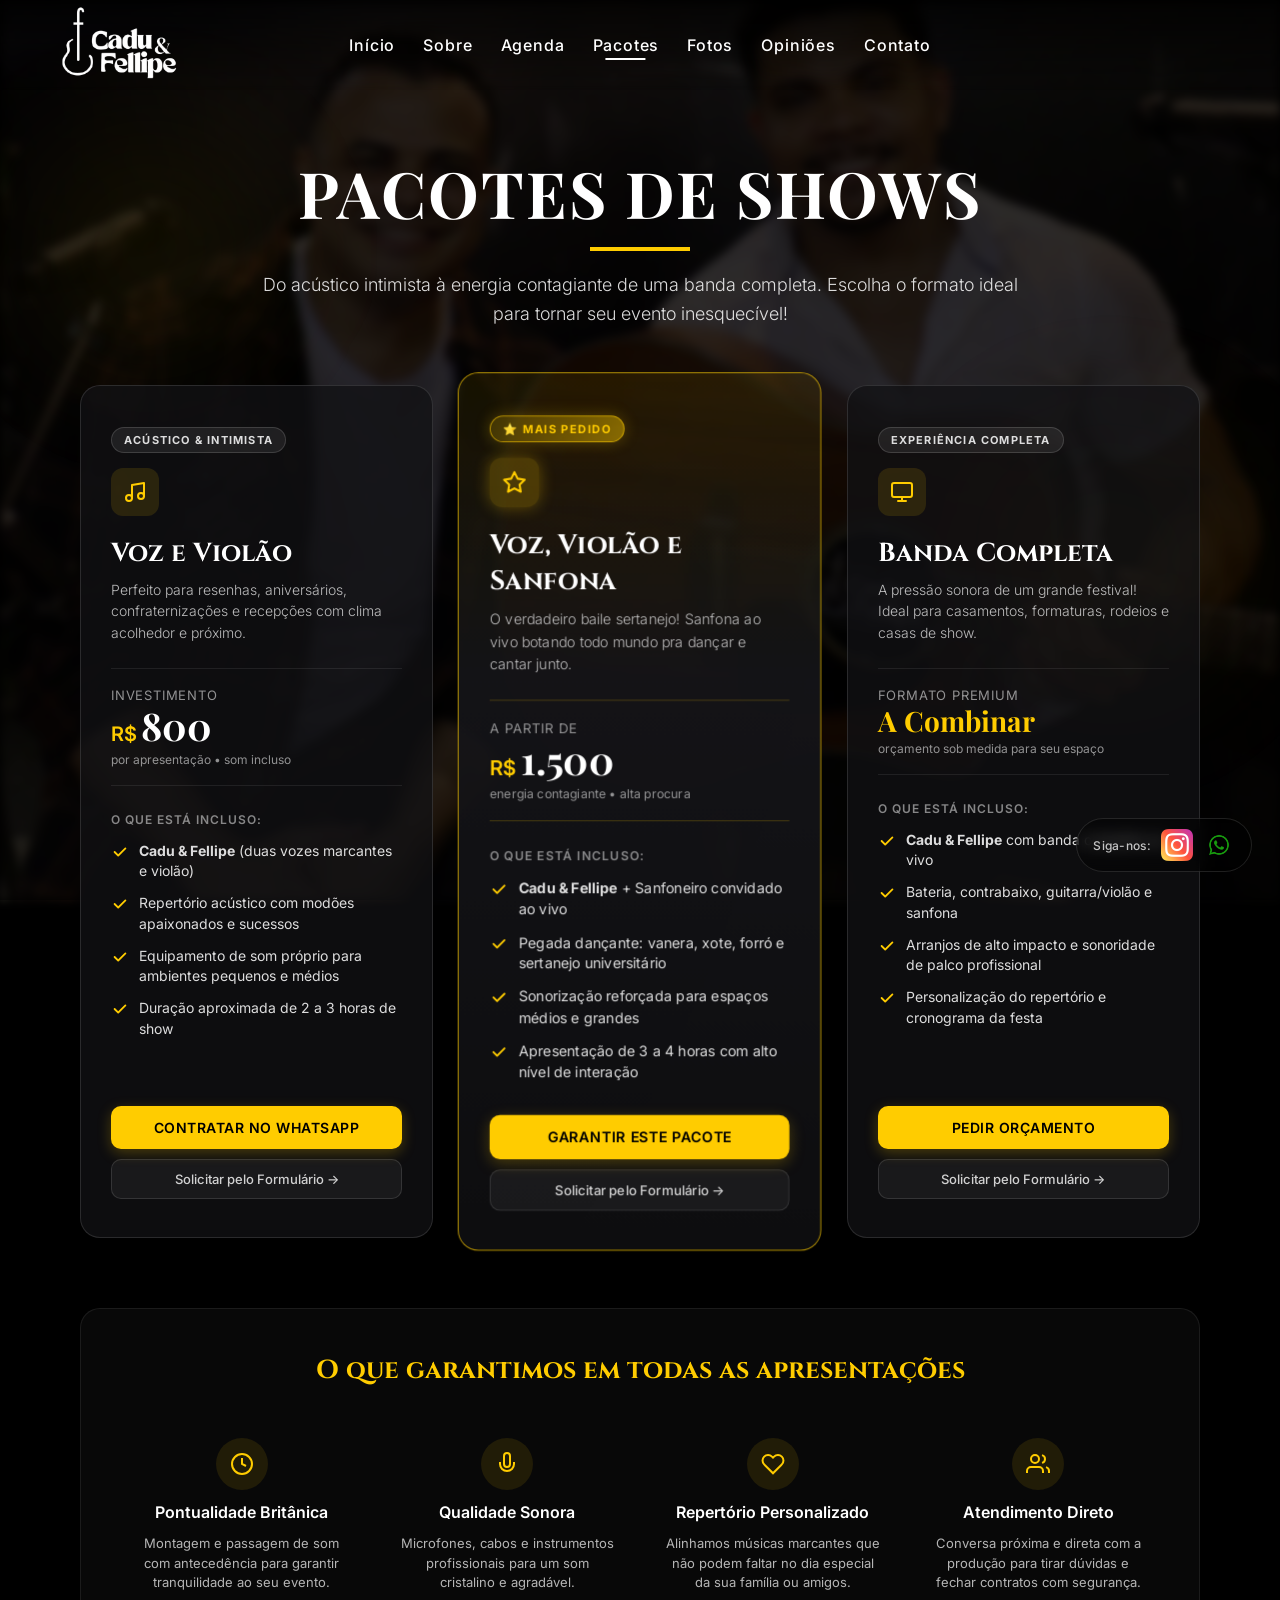
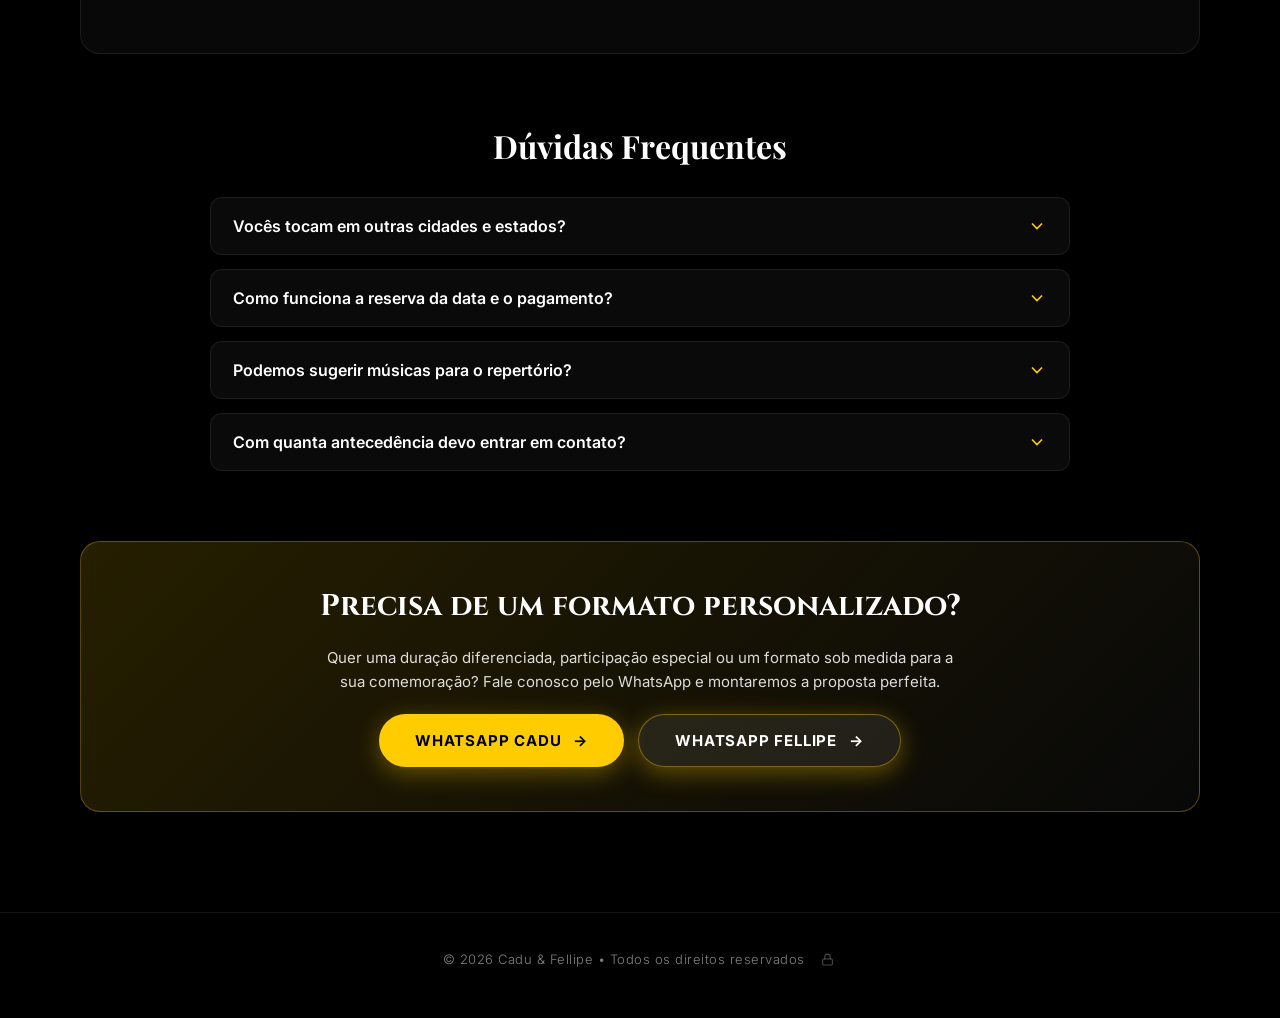
<file: pacotes.html>
<!DOCTYPE html>
<html lang="pt-BR">
<head>
  <meta charset="utf-8" />
  <meta name="viewport" content="width=device-width, initial-scale=1" />
  <meta name="description" content="Conheça os pacotes de shows da dupla sertaneja Cadu & Fellipe: Voz e Violão, Trio com Sanfona e Banda Completa." />
  <title>Pacotes de Shows — Cadu & Fellipe</title>

  <link rel="preconnect" href="https://fonts.googleapis.com" />
  <link rel="preconnect" href="https://fonts.gstatic.com" crossorigin />
  <link href="https://fonts.googleapis.com/css2?family=Cinzel:wght@400;700&family=Playfair+Display:wght@600;700&family=Inter:wght@300;400;500;600;700&display=swap" rel="stylesheet" />
  <link rel="icon" type="image/png" href="img/logo preta.png" />

  <link rel="stylesheet" href="shared.css" />
  <link rel="stylesheet" href="pacotes.css" />
</head>

<body>

  <img src="img/cadu e fellipe.png" alt="" class="bg-image" aria-hidden="true" />
  <div class="page-overlay" aria-hidden="true"></div>

  <!-- ======= HEADER ======= -->
  <header class="site-header" role="banner">
    <div class="header-inner">
      <a class="logo-link" href="index.html" aria-label="Cadu & Fellipe — Início">
        <img src="img/logo.png" alt="Cadu & Fellipe" class="logo" />
      </a>

      <button class="hamburger" aria-label="Abrir menu" aria-expanded="false">
        <span></span><span></span><span></span>
      </button>

      <nav class="main-nav" aria-label="Menu principal">
        <ul>
          <li><a href="index.html">Início</a></li>
          <li><a href="sobre.html">Sobre</a></li>
          <li><a href="agenda.html">Agenda</a></li>
          <li><a href="pacotes.html" class="ativo">Pacotes</a></li>
          <li><a href="fotos.html">Fotos</a></li>
          <li><a href="opinioes.html">Opiniões</a></li>
          <li><a href="contato.html">Contato</a></li>
        </ul>
      </nav>
    </div>
  </header>

  <!-- ======= CONTEÚDO PRINCIPAL ======= -->
  <main class="pacotes-container" id="main-content">
    
    <!-- Cabeçalho da página -->
    <header class="pacotes-header">
      <h1 class="section-title">Pacotes de Shows</h1>
      <hr class="section-line" />
      <p class="pacotes-subtitle">
        Do acústico intimista à energia contagiante de uma banda completa. 
        Escolha o formato ideal para tornar seu evento inesquecível!
      </p>
    </header>

    <!-- GRID DOS 3 PACOTES -->
    <div class="pacotes-grid">

      <!-- PACOTE 1: VOZ E VIOLÃO -->
      <article class="pacote-card" aria-labelledby="card-tit-1">
        <div class="pacote-badge-wrap">
          <span class="pacote-badge">Acústico & Intimista</span>
        </div>

        <div class="pacote-icon-header" aria-hidden="true">
          <!-- Ícone Violão / Música -->
          <svg width="24" height="24" viewBox="0 0 24 24" fill="none" stroke="currentColor" stroke-width="2" stroke-linecap="round" stroke-linejoin="round">
            <path d="M9 18V5l12-2v13"></path>
            <circle cx="6" cy="18" r="3"></circle>
            <circle cx="18" cy="16" r="3"></circle>
          </svg>
        </div>

        <h2 class="pacote-titulo" id="card-tit-1">Voz e Violão</h2>
        <p class="pacote-resumo">
          Perfeito para resenhas, aniversários, confraternizações e recepções com clima acolhedor e próximo.
        </p>

        <div class="pacote-preco-box">
          <div class="pacote-preco-prefixo">Investimento</div>
          <div class="pacote-preco-valor">
            <span class="pacote-cifrao">R$</span>
            <span class="pacote-num">800</span>
          </div>
          <div class="pacote-preco-sufixo">por apresentação • som incluso</div>
        </div>

        <div class="pacote-features-titulo">O que está incluso:</div>
        <ul class="pacote-features">
          <li>
            <svg class="pacote-check" viewBox="0 0 20 20" fill="currentColor" aria-hidden="true">
              <path fill-rule="evenodd" d="M16.707 5.293a1 1 0 010 1.414l-8 8a1 1 0 01-1.414 0l-4-4a1 1 0 011.414-1.414L8 12.586l7.293-7.293a1 1 0 011.414 0z" clip-rule="evenodd"/>
            </svg>
            <span><strong>Cadu & Fellipe</strong> (duas vozes marcantes e violão)</span>
          </li>
          <li>
            <svg class="pacote-check" viewBox="0 0 20 20" fill="currentColor" aria-hidden="true">
              <path fill-rule="evenodd" d="M16.707 5.293a1 1 0 010 1.414l-8 8a1 1 0 01-1.414 0l-4-4a1 1 0 011.414-1.414L8 12.586l7.293-7.293a1 1 0 011.414 0z" clip-rule="evenodd"/>
            </svg>
            <span>Repertório acústico com modões apaixonados e sucessos</span>
          </li>
          <li>
            <svg class="pacote-check" viewBox="0 0 20 20" fill="currentColor" aria-hidden="true">
              <path fill-rule="evenodd" d="M16.707 5.293a1 1 0 010 1.414l-8 8a1 1 0 01-1.414 0l-4-4a1 1 0 011.414-1.414L8 12.586l7.293-7.293a1 1 0 011.414 0z" clip-rule="evenodd"/>
            </svg>
            <span>Equipamento de som próprio para ambientes pequenos e médios</span>
          </li>
          <li>
            <svg class="pacote-check" viewBox="0 0 20 20" fill="currentColor" aria-hidden="true">
              <path fill-rule="evenodd" d="M16.707 5.293a1 1 0 010 1.414l-8 8a1 1 0 01-1.414 0l-4-4a1 1 0 011.414-1.414L8 12.586l7.293-7.293a1 1 0 011.414 0z" clip-rule="evenodd"/>
            </svg>
            <span>Duração aproximada de 2 a 3 horas de show</span>
          </li>
        </ul>

        <div class="pacote-actions">
          <a href="https://wa.me/5519996265757?text=Ol%C3%A1%20Cadu%20e%20Fellipe!%20Gostaria%20de%20contratar%20o%20pacote%20*Voz%20e%20Viol%C3%A3o*%20(R$%20800)%20para%20o%20meu%20evento." target="_blank" rel="noopener noreferrer" class="btn-pacote-whats" aria-label="Contratar pacote Voz e Violão pelo WhatsApp">
            <span>Contratar no WhatsApp</span>
          </a>
          <a href="contato.html?pacote=voz_violao" class="btn-pacote-form">
            <span>Solicitar pelo Formulário →</span>
          </a>
        </div>
      </article>

      <!-- PACOTE 2: VOZ, VIOLÃO E SANFONA (DESTAQUE) -->
      <article class="pacote-card destaque" aria-labelledby="card-tit-2">
        <div class="pacote-badge-wrap">
          <span class="pacote-badge gold">⭐ Mais Pedido</span>
        </div>

        <div class="pacote-icon-header" aria-hidden="true">
          <!-- Ícone Sanfona / Festa -->
          <svg width="24" height="24" viewBox="0 0 24 24" fill="none" stroke="currentColor" stroke-width="2" stroke-linecap="round" stroke-linejoin="round">
            <polygon points="12 2 15.09 8.26 22 9.27 17 14.14 18.18 21.02 12 17.77 5.82 21.02 7 14.14 2 9.27 8.91 8.26 12 2"></polygon>
          </svg>
        </div>

        <h2 class="pacote-titulo" id="card-tit-2">Voz, Violão e Sanfona</h2>
        <p class="pacote-resumo">
          O verdadeiro baile sertanejo! Sanfona ao vivo botando todo mundo pra dançar e cantar junto.
        </p>

        <div class="pacote-preco-box">
          <div class="pacote-preco-prefixo">A partir de</div>
          <div class="pacote-preco-valor">
            <span class="pacote-cifrao">R$</span>
            <span class="pacote-num">1.500</span>
          </div>
          <div class="pacote-preco-sufixo">energia contagiante • alta procura</div>
        </div>

        <div class="pacote-features-titulo">O que está incluso:</div>
        <ul class="pacote-features">
          <li>
            <svg class="pacote-check" viewBox="0 0 20 20" fill="currentColor" aria-hidden="true">
              <path fill-rule="evenodd" d="M16.707 5.293a1 1 0 010 1.414l-8 8a1 1 0 01-1.414 0l-4-4a1 1 0 011.414-1.414L8 12.586l7.293-7.293a1 1 0 011.414 0z" clip-rule="evenodd"/>
            </svg>
            <span><strong>Cadu & Fellipe</strong> + Sanfoneiro convidado ao vivo</span>
          </li>
          <li>
            <svg class="pacote-check" viewBox="0 0 20 20" fill="currentColor" aria-hidden="true">
              <path fill-rule="evenodd" d="M16.707 5.293a1 1 0 010 1.414l-8 8a1 1 0 01-1.414 0l-4-4a1 1 0 011.414-1.414L8 12.586l7.293-7.293a1 1 0 011.414 0z" clip-rule="evenodd"/>
            </svg>
            <span>Pegada dançante: vanera, xote, forró e sertanejo universitário</span>
          </li>
          <li>
            <svg class="pacote-check" viewBox="0 0 20 20" fill="currentColor" aria-hidden="true">
              <path fill-rule="evenodd" d="M16.707 5.293a1 1 0 010 1.414l-8 8a1 1 0 01-1.414 0l-4-4a1 1 0 011.414-1.414L8 12.586l7.293-7.293a1 1 0 011.414 0z" clip-rule="evenodd"/>
            </svg>
            <span>Sonorização reforçada para espaços médios e grandes</span>
          </li>
          <li>
            <svg class="pacote-check" viewBox="0 0 20 20" fill="currentColor" aria-hidden="true">
              <path fill-rule="evenodd" d="M16.707 5.293a1 1 0 010 1.414l-8 8a1 1 0 01-1.414 0l-4-4a1 1 0 011.414-1.414L8 12.586l7.293-7.293a1 1 0 011.414 0z" clip-rule="evenodd"/>
            </svg>
            <span>Apresentação de 3 a 4 horas com alto nível de interação</span>
          </li>
        </ul>

        <div class="pacote-actions">
          <a href="https://wa.me/5519996265757?text=Ol%C3%A1%20Cadu%20e%20Fellipe!%20Gostaria%20de%20contratar%20o%20pacote%20*Voz,%20Viol%C3%A3o%20e%20Sanfona*%20(a%20partir%20de%20R$%201.500)%20para%20o%20meu%20evento." target="_blank" rel="noopener noreferrer" class="btn-pacote-whats" aria-label="Contratar pacote Voz, Violão e Sanfona pelo WhatsApp">
            <span>Garantir Este Pacote</span>
          </a>
          <a href="contato.html?pacote=sanfona" class="btn-pacote-form">
            <span>Solicitar pelo Formulário →</span>
          </a>
        </div>
      </article>

      <!-- PACOTE 3: BANDA COMPLETA -->
      <article class="pacote-card" aria-labelledby="card-tit-3">
        <div class="pacote-badge-wrap">
          <span class="pacote-badge">Experiência Completa</span>
        </div>

        <div class="pacote-icon-header" aria-hidden="true">
          <!-- Ícone Show / Banda -->
          <svg width="24" height="24" viewBox="0 0 24 24" fill="none" stroke="currentColor" stroke-width="2" stroke-linecap="round" stroke-linejoin="round">
            <rect x="2" y="3" width="20" height="14" rx="2" ry="2"></rect>
            <line x1="8" y1="21" x2="16" y2="21"></line>
            <line x1="12" y1="17" x2="12" y2="21"></line>
          </svg>
        </div>

        <h2 class="pacote-titulo" id="card-tit-3">Banda Completa</h2>
        <p class="pacote-resumo">
          A pressão sonora de um grande festival! Ideal para casamentos, formaturas, rodeios e casas de show.
        </p>

        <div class="pacote-preco-box">
          <div class="pacote-preco-prefixo">Formato Premium</div>
          <div class="pacote-preco-valor">
            <span class="pacote-num texto-consulta">A Combinar</span>
          </div>
          <div class="pacote-preco-sufixo">orçamento sob medida para seu espaço</div>
        </div>

        <div class="pacote-features-titulo">O que está incluso:</div>
        <ul class="pacote-features">
          <li>
            <svg class="pacote-check" viewBox="0 0 20 20" fill="currentColor" aria-hidden="true">
              <path fill-rule="evenodd" d="M16.707 5.293a1 1 0 010 1.414l-8 8a1 1 0 01-1.414 0l-4-4a1 1 0 011.414-1.414L8 12.586l7.293-7.293a1 1 0 011.414 0z" clip-rule="evenodd"/>
            </svg>
            <span><strong>Cadu & Fellipe</strong> com banda completa ao vivo</span>
          </li>
          <li>
            <svg class="pacote-check" viewBox="0 0 20 20" fill="currentColor" aria-hidden="true">
              <path fill-rule="evenodd" d="M16.707 5.293a1 1 0 010 1.414l-8 8a1 1 0 01-1.414 0l-4-4a1 1 0 011.414-1.414L8 12.586l7.293-7.293a1 1 0 011.414 0z" clip-rule="evenodd"/>
            </svg>
            <span>Bateria, contrabaixo, guitarra/violão e sanfona</span>
          </li>
          <li>
            <svg class="pacote-check" viewBox="0 0 20 20" fill="currentColor" aria-hidden="true">
              <path fill-rule="evenodd" d="M16.707 5.293a1 1 0 010 1.414l-8 8a1 1 0 01-1.414 0l-4-4a1 1 0 011.414-1.414L8 12.586l7.293-7.293a1 1 0 011.414 0z" clip-rule="evenodd"/>
            </svg>
            <span>Arranjos de alto impacto e sonoridade de palco profissional</span>
          </li>
          <li>
            <svg class="pacote-check" viewBox="0 0 20 20" fill="currentColor" aria-hidden="true">
              <path fill-rule="evenodd" d="M16.707 5.293a1 1 0 010 1.414l-8 8a1 1 0 01-1.414 0l-4-4a1 1 0 011.414-1.414L8 12.586l7.293-7.293a1 1 0 011.414 0z" clip-rule="evenodd"/>
            </svg>
            <span>Personalização do repertório e cronograma da festa</span>
          </li>
        </ul>

        <div class="pacote-actions">
          <a href="https://wa.me/5519996265757?text=Ol%C3%A1%20Cadu%20e%20Fellipe!%20Gostaria%20de%20solicitar%20um%20or%C3%A7amento%20para%20o%20show%20com%20*Banda%20Completa*." target="_blank" rel="noopener noreferrer" class="btn-pacote-whats" aria-label="Solicitar orçamento de Banda Completa pelo WhatsApp">
            <span>Pedir Orçamento</span>
          </a>
          <a href="contato.html?pacote=banda" class="btn-pacote-form">
            <span>Solicitar pelo Formulário →</span>
          </a>
        </div>
      </article>

    </div>

    <!-- DIFERENCIAIS DA DUPLA -->
    <section class="pacotes-diferenciais" aria-labelledby="tit-diferenciais">
      <h2 class="diferenciais-titulo" id="tit-diferenciais">O que garantimos em todas as apresentações</h2>
      
      <div class="diferenciais-grid">
        <div class="diferencial-card">
          <div class="diferencial-icon" aria-hidden="true">
            <svg width="24" height="24" viewBox="0 0 24 24" fill="none" stroke="currentColor" stroke-width="2">
              <circle cx="12" cy="12" r="10"></circle>
              <polyline points="12 6 12 12 16 14"></polyline>
            </svg>
          </div>
          <h3 class="diferencial-nome">Pontualidade Britânica</h3>
          <p class="diferencial-desc">Montagem e passagem de som com antecedência para garantir tranquilidade ao seu evento.</p>
        </div>

        <div class="diferencial-card">
          <div class="diferencial-icon" aria-hidden="true">
            <svg width="24" height="24" viewBox="0 0 24 24" fill="none" stroke="currentColor" stroke-width="2">
              <path d="M12 1a3 3 0 0 0-3 3v8a3 3 0 0 0 6 0V4a3 3 0 0 0-3-3z"></path>
              <path d="M19 10v2a7 7 0 0 1-14 0v-2"></path>
            </svg>
          </div>
          <h3 class="diferencial-nome">Qualidade Sonora</h3>
          <p class="diferencial-desc">Microfones, cabos e instrumentos profissionais para um som cristalino e agradável.</p>
        </div>

        <div class="diferencial-card">
          <div class="diferencial-icon" aria-hidden="true">
            <svg width="24" height="24" viewBox="0 0 24 24" fill="none" stroke="currentColor" stroke-width="2">
              <path d="M20.84 4.61a5.5 5.5 0 0 0-7.78 0L12 5.67l-1.06-1.06a5.5 5.5 0 0 0-7.78 7.78l1.06 1.06L12 21.23l7.78-7.78 1.06-1.06a5.5 5.5 0 0 0 0-7.78z"></path>
            </svg>
          </div>
          <h3 class="diferencial-nome">Repertório Personalizado</h3>
          <p class="diferencial-desc">Alinhamos músicas marcantes que não podem faltar no dia especial da sua família ou amigos.</p>
        </div>

        <div class="diferencial-card">
          <div class="diferencial-icon" aria-hidden="true">
            <svg width="24" height="24" viewBox="0 0 24 24" fill="none" stroke="currentColor" stroke-width="2">
              <path d="M17 21v-2a4 4 0 0 0-4-4H5a4 4 0 0 0-4 4v2"></path>
              <circle cx="9" cy="7" r="4"></circle>
              <path d="M23 21v-2a4 4 0 0 0-3-3.87"></path>
              <path d="M16 3.13a4 4 0 0 1 0 7.75"></path>
            </svg>
          </div>
          <h3 class="diferencial-nome">Atendimento Direto</h3>
          <p class="diferencial-desc">Conversa próxima e direta com a produção para tirar dúvidas e fechar contratos com segurança.</p>
        </div>
      </div>
    </section>

    <!-- FAQ / DÚVIDAS FREQUENTES -->
    <section class="pacotes-faq" aria-labelledby="tit-faq">
      <h2 class="faq-titulo" id="tit-faq">Dúvidas Frequentes</h2>

      <div class="faq-list">
        <div class="faq-item">
          <button class="faq-question" type="button" aria-expanded="false">
            <span>Vocês tocam em outras cidades e estados?</span>
            <svg class="faq-arrow" viewBox="0 0 24 24" fill="none" stroke="currentColor" stroke-width="2" aria-hidden="true">
              <polyline points="6 9 12 15 18 9"></polyline>
            </svg>
          </button>
          <div class="faq-answer">
            <p>Sim! A dupla atende toda a região do estado de São Paulo e também realiza viagens para outros estados mediante alinhamento prévio de custos de deslocamento e hospedagem.</p>
          </div>
        </div>

        <div class="faq-item">
          <button class="faq-question" type="button" aria-expanded="false">
            <span>Como funciona a reserva da data e o pagamento?</span>
            <svg class="faq-arrow" viewBox="0 0 24 24" fill="none" stroke="currentColor" stroke-width="2" aria-hidden="true">
              <polyline points="6 9 12 15 18 9"></polyline>
            </svg>
          </button>
          <div class="faq-answer">
            <p>A data fica reservada mediante contrato e sinal de entrada. O saldo restante pode ser quitado até a data da apresentação via Pix, transferência ou parcelamento no cartão de crédito.</p>
          </div>
        </div>

        <div class="faq-item">
          <button class="faq-question" type="button" aria-expanded="false">
            <span>Podemos sugerir músicas para o repertório?</span>
            <svg class="faq-arrow" viewBox="0 0 24 24" fill="none" stroke="currentColor" stroke-width="2" aria-hidden="true">
              <polyline points="6 9 12 15 18 9"></polyline>
            </svg>
          </button>
          <div class="faq-answer">
            <p>Com certeza! Temos um vasto repertório com os maiores sucessos do sertanejo clássico e universitário, e adoramos receber as músicas que têm um significado especial para você e seus convidados.</p>
          </div>
        </div>

        <div class="faq-item">
          <button class="faq-question" type="button" aria-expanded="false">
            <span>Com quanta antecedência devo entrar em contato?</span>
            <svg class="faq-arrow" viewBox="0 0 24 24" fill="none" stroke="currentColor" stroke-width="2" aria-hidden="true">
              <polyline points="6 9 12 15 18 9"></polyline>
            </svg>
          </button>
          <div class="faq-answer">
            <p>Recomendamos consultar a disponibilidade com o máximo de antecedência possível, principalmente para finais de semana e datas comemorativas, pois a agenda costuma fechar rápido!</p>
          </div>
        </div>
      </div>
    </section>

    <!-- BANNER FINAL CTA -->
    <div class="pacotes-cta-box">
      <h3>Precisa de um formato personalizado?</h3>
      <p>
        Quer uma duração diferenciada, participação especial ou um formato sob medida para a sua comemoração? 
        Fale conosco pelo WhatsApp e montaremos a proposta perfeita.
      </p>
      <div style="display: flex; gap: 14px; flex-wrap: wrap; justify-content: center;">
        <a href="https://wa.me/5519996265757?text=Ol%C3%A1%20Cadu!%20Gostaria%20de%20conversar%20sobre%20um%20show%20personalizado." target="_blank" rel="noopener noreferrer" class="btn-cta-zap">
          <span>WhatsApp Cadu</span>
          <span aria-hidden="true">→</span>
        </a>
        <a href="https://wa.me/5519999509610?text=Ol%C3%A1%20Fellipe!%20Gostaria%20de%20conversar%20sobre%20um%20show%20personalizado." target="_blank" rel="noopener noreferrer" class="btn-cta-zap" style="background: rgba(255, 255, 255, 0.08); color: #fff; border: 1px solid rgba(255, 204, 0, 0.4);">
          <span>WhatsApp Fellipe</span>
          <span aria-hidden="true">→</span>
        </a>
      </div>
    </div>

  </main>

  <!-- ======= RODAPÉ ======= -->
  <footer class="site-footer" role="contentinfo">
    <div class="footer-content">
      <p>© 2026 Cadu & Fellipe • Todos os direitos reservados</p>
      <a href="admin.html" class="footer-lock-link" aria-label="Acesso Administrativo" title="Painel Administrativo">
        <svg width="13" height="13" viewBox="0 0 24 24" fill="none" stroke="currentColor" stroke-width="2" stroke-linecap="round" stroke-linejoin="round" aria-hidden="true">
          <rect x="3" y="11" width="18" height="11" rx="2" ry="2"></rect>
          <path d="M7 11V7a5 5 0 0 1 10 0v4"></path>
        </svg>
      </a>
    </div>
  </footer>

  <!-- ======= REDES SOCIAIS ======= -->
  <div class="social-follow" aria-label="Redes sociais">
    <div class="social-icons-row">
      <span class="follow-label">Siga-nos:</span>
      <a href="https://www.instagram.com/caduefellipe" target="_blank" rel="noopener noreferrer" aria-label="Instagram de Cadu e Fellipe">
        <img src="img/instagramColorido.png" class="follow-icon" alt="Instagram" />
      </a>
      <a href="https://wa.me/5519996265757" target="_blank" rel="noopener noreferrer" aria-label="WhatsApp de Cadu e Fellipe">
        <img src="img/zapColorido.png" class="follow-icon" alt="WhatsApp" />
      </a>
    </div>
  </div>

  <!-- SCROLL TO TOP -->
  <a href="#" class="scroll-to-top" aria-label="Voltar ao topo">
    <svg viewBox="0 0 24 24" aria-hidden="true"><polyline points="18 15 12 9 6 15"/></svg>
  </a>

  <script src="nav.js"></script>
  <script>
    // Accordion interativo do FAQ
    document.querySelectorAll('.faq-question').forEach(button => {
      button.addEventListener('click', () => {
        const item = button.parentElement;
        const isActive = item.classList.contains('active');
        
        // Fecha outros itens
        document.querySelectorAll('.faq-item').forEach(other => {
          other.classList.remove('active');
          other.querySelector('.faq-question').setAttribute('aria-expanded', 'false');
        });

        // Alterna o atual
        if (!isActive) {
          item.classList.add('active');
          button.setAttribute('aria-expanded', 'true');
        }
      });
    });
  </script>
</body>
</html>
</file>
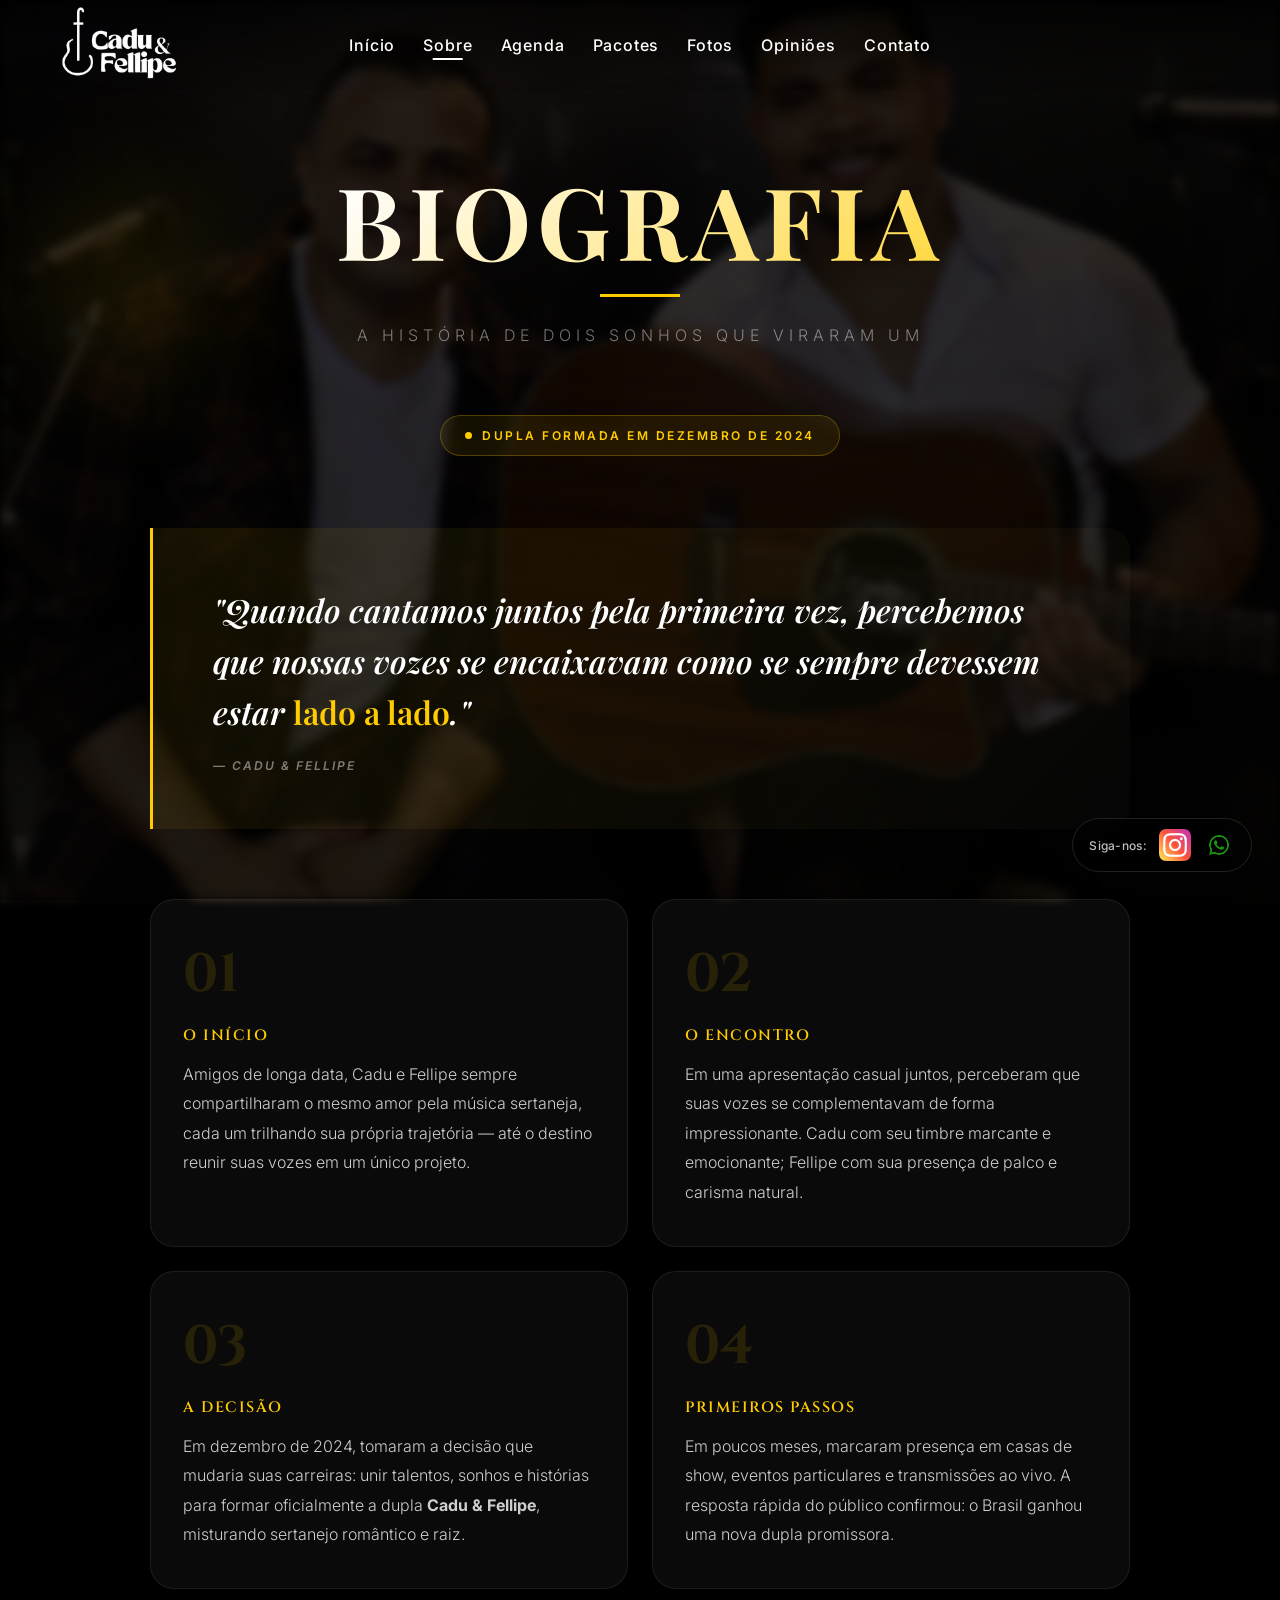
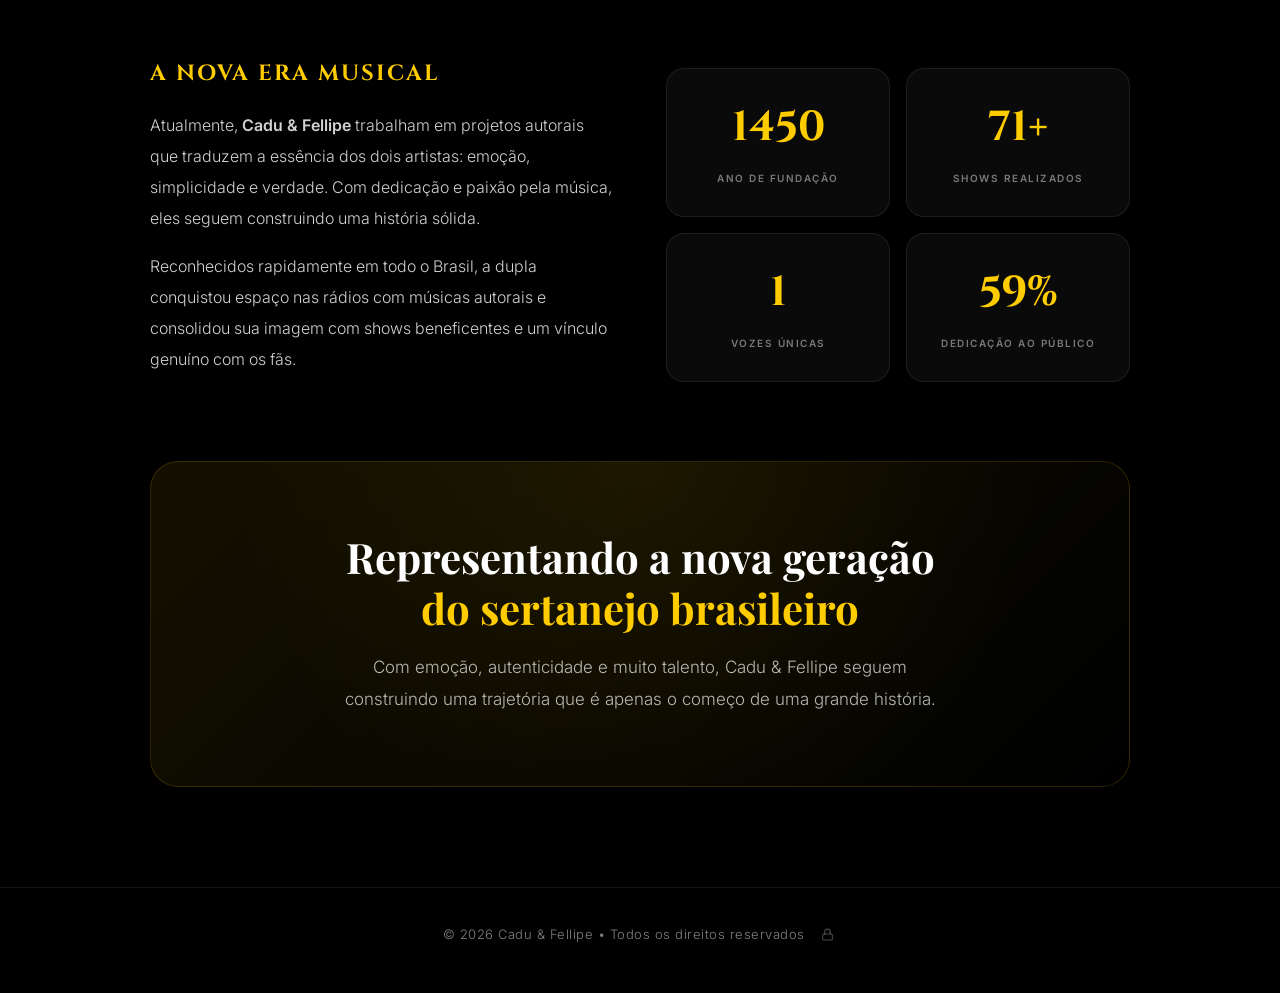
<file: sobre.html>
<!DOCTYPE html>
<html lang="pt-BR">
<head>
  <meta charset="utf-8" />
  <meta name="viewport" content="width=device-width, initial-scale=1" />
  <meta name="description" content="Conheça a história da dupla sertaneja Cadu & Fellipe." />
  <title>Sobre — Cadu & Fellipe</title>

  <link rel="preconnect" href="https://fonts.googleapis.com" />
  <link rel="preconnect" href="https://fonts.gstatic.com" crossorigin />
  <link href="https://fonts.googleapis.com/css2?family=Cinzel:wght@400;700&family=Playfair+Display:ital,wght@0,600;0,700;1,600&family=Inter:wght@300;400;500;600&display=swap" rel="stylesheet" />
  <link rel="icon" type="image/png" href="img/logo preta.png" />

  <link rel="stylesheet" href="shared.css" />
  <link rel="stylesheet" href="sobre.css" />
</head>

<body>

  <img src="img/cadu e fellipe.png" alt="" class="bg-image" aria-hidden="true" />
  <div class="page-overlay" aria-hidden="true"></div>

  <!-- ======= HEADER ======= -->
  <header class="site-header" role="banner">
    <div class="header-inner">
      <a class="logo-link" href="index.html" aria-label="Cadu & Fellipe — Início">
        <img src="img/logo.png" alt="Cadu & Fellipe" class="logo" />
      </a>

      <button class="hamburger" aria-label="Abrir menu" aria-expanded="false">
        <span></span><span></span><span></span>
      </button>

      <nav class="main-nav" aria-label="Menu principal">
        <ul>
          <li><a href="index.html">Início</a></li>
          <li><a href="sobre.html" class="ativo">Sobre</a></li>
          <li><a href="agenda.html">Agenda</a></li>
          <li><a href="pacotes.html">Pacotes</a></li>
          <li><a href="fotos.html">Fotos</a></li>
          <li><a href="opinioes.html">Opiniões</a></li>
          <li><a href="contato.html">Contato</a></li>
        </ul>
      </nav>
    </div>
  </header>

  <!-- ======= CONTEÚDO ======= -->
  <main class="sobre-container" id="main-content">

    <!-- Hero título -->
    <div class="sobre-hero">
      <h1 class="section-title">Biografia</h1>
      <hr class="section-line" />
      <p class="hero-subtitle">A história de dois sonhos que viraram um</p>
    </div>

    <!-- Badge de fundação -->
    <div class="sobre-badge-wrap">
      <span class="sobre-badge">Dupla formada em dezembro de 2024</span>
    </div>

    <!-- Citação de destaque -->
    <div class="sobre-quote">
      <blockquote>
        "Quando cantamos juntos pela primeira vez, percebemos que nossas vozes se encaixavam como se 
        sempre devessem estar <em>lado a lado</em>."
      </blockquote>
      <cite>— Cadu & Fellipe</cite>
    </div>

    <!-- Cards de história -->
    <div class="sobre-cards">
      <div class="sobre-card">
        <span class="card-number">01</span>
        <h2 class="card-title">O Início</h2>
        <p class="card-text">
          Amigos de longa data, Cadu e Fellipe sempre compartilharam o mesmo amor pela música sertaneja, 
          cada um trilhando sua própria trajetória — até o destino reunir suas vozes em um único projeto.
        </p>
      </div>

      <div class="sobre-card">
        <span class="card-number">02</span>
        <h2 class="card-title">O Encontro</h2>
        <p class="card-text">
          Em uma apresentação casual juntos, perceberam que suas vozes se complementavam de forma impressionante. 
          Cadu com seu timbre marcante e emocionante; Fellipe com sua presença de palco e carisma natural.
        </p>
      </div>

      <div class="sobre-card">
        <span class="card-number">03</span>
        <h2 class="card-title">A Decisão</h2>
        <p class="card-text">
          Em dezembro de 2024, tomaram a decisão que mudaria suas carreiras: unir talentos, sonhos e histórias 
          para formar oficialmente a dupla <strong>Cadu & Fellipe</strong>, misturando sertanejo romântico e raiz.
        </p>
      </div>

      <div class="sobre-card">
        <span class="card-number">04</span>
        <h2 class="card-title">Primeiros Passos</h2>
        <p class="card-text">
          Em poucos meses, marcaram presença em casas de show, eventos particulares e transmissões ao vivo. 
          A resposta rápida do público confirmou: o Brasil ganhou uma nova dupla promissora.
        </p>
      </div>
    </div>

    <!-- Identidade + Stats -->
    <div class="sobre-identidade">
      <div class="identidade-texto">
        <h2>A Nova Era Musical</h2>
        <p>
          Atualmente, <strong>Cadu & Fellipe</strong> trabalham em projetos autorais que traduzem a essência 
          dos dois artistas: emoção, simplicidade e verdade. Com dedicação e paixão pela música, eles seguem 
          construindo uma história sólida.
        </p>
        <p>
          Reconhecidos rapidamente em todo o Brasil, a dupla conquistou espaço nas rádios com músicas autorais 
          e consolidou sua imagem com shows beneficentes e um vínculo genuíno com os fãs.
        </p>
      </div>

      <div class="identidade-stats">
        <div class="stat-item">
          <span class="stat-number">2024</span>
          <span class="stat-label">Ano de fundação</span>
        </div>
        <div class="stat-item">
          <span class="stat-number">100+</span>
          <span class="stat-label">Shows realizados</span>
        </div>
        <div class="stat-item">
          <span class="stat-number">2</span>
          <span class="stat-label">Vozes únicas</span>
        </div>
        <div class="stat-item">
          <span class="stat-number">100%</span>
          <span class="stat-label">Dedicação ao público</span>
        </div>
      </div>
    </div>

    <!-- Faixa de encerramento -->
    <div class="sobre-closing">
      <h3>Representando a nova geração<br><span>do sertanejo brasileiro</span></h3>
      <p>
        Com emoção, autenticidade e muito talento, Cadu & Fellipe seguem construindo 
        uma trajetória que é apenas o começo de uma grande história.
      </p>
    </div>

  </main>

  <!-- ======= RODAPÉ ======= -->
  <footer class="site-footer" role="contentinfo">
    <div class="footer-content">
      <p>© 2026 Cadu & Fellipe • Todos os direitos reservados</p>
      <a href="admin.html" class="footer-lock-link" aria-label="Acesso Administrativo" title="Painel Administrativo">
        <svg width="13" height="13" viewBox="0 0 24 24" fill="none" stroke="currentColor" stroke-width="2" stroke-linecap="round" stroke-linejoin="round" aria-hidden="true">
          <rect x="3" y="11" width="18" height="11" rx="2" ry="2"></rect>
          <path d="M7 11V7a5 5 0 0 1 10 0v4"></path>
        </svg>
      </a>
    </div>
  </footer>

  <!-- SCROLL TO TOP -->
  <a href="#" class="scroll-to-top" aria-label="Voltar ao topo">
    <svg viewBox="0 0 24 24" aria-hidden="true"><polyline points="18 15 12 9 6 15"/></svg>
  </a>

  <!-- REDES SOCIAIS -->
  <div class="social-follow" aria-label="Redes sociais">
    <span class="follow-label">Siga-nos:</span>
    <a href="https://www.instagram.com/caduefellipe" target="_blank" rel="noopener noreferrer" aria-label="Instagram">
      <img src="img/instagramColorido.png" class="follow-icon" alt="Instagram" />
    </a>
    <a href="https://wa.me/5519996265757" target="_blank" rel="noopener noreferrer" aria-label="WhatsApp">
      <img src="img/zapColorido.png" class="follow-icon" alt="WhatsApp" />
    </a>
  </div>

  <script src="nav.js"></script>
  <script src="js/counter.js"></script>
</body>
</html>
</file>
<file: shared.css>
/* ============================================================
   SHARED.CSS — tokens, reset, header, nav, social, utils
   Importado em todas as páginas
   ============================================================ */

/* ---------- RESET ---------- */
*, *::before, *::after {
  margin: 0;
  padding: 0;
  box-sizing: border-box;
  -webkit-tap-highlight-color: transparent;
}

html {
  scroll-behavior: smooth;
  -webkit-text-size-adjust: 100%;
  text-size-adjust: 100%;
}

img, video {
  max-width: 100%;
  display: block;
}

a {
  color: inherit;
  text-decoration: none;
}

ul {
  list-style: none;
}

/* ---------- TOKENS ---------- */
:root {
  --gold:   #ffcc00;
  --white:  #ffffff;
  --black:  #000000;
  --gray:   rgba(255,255,255,0.08);
  --blur:   blur(6px);

  --font-display: 'Cinzel', serif;
  --font-title:   'Playfair Display', serif;
  --font-body:    'Inter', -apple-system, BlinkMacSystemFont, 'Segoe UI', Roboto, sans-serif;

  --header-h: 90px;
}

/* ---------- BODY BASE ---------- */
body {
  background: #000;
  font-family: var(--font-body);
  overflow-x: hidden;
  color: var(--white);
  min-height: 100vh;
  min-height: 100dvh;
  display: flex;
  flex-direction: column;
  -webkit-font-smoothing: antialiased;
  -moz-osx-font-smoothing: grayscale;
}

body.nav-locked {
  overflow: hidden !important;
  touch-action: none;
}

/* Oculta suavemente o countdown, redes sociais e botão de topo quando o menu mobile está aberto */
body.nav-locked .social-follow,
body.nav-locked .scroll-to-top {
  opacity: 0 !important;
  visibility: hidden !important;
  pointer-events: none !important;
  transform: translateY(20px) !important;
  transition: opacity 0.25s ease, transform 0.25s ease, visibility 0.25s !important;
}

/* ============================================================
   HEADER / NAVBAR
   ============================================================ */
.site-header {
  position: fixed;
  top: 0;
  left: 0;
  width: 100%;
  height: var(--header-h);
  padding: 0 40px;
  display: flex;
  align-items: center;
  z-index: 2200;

  background: linear-gradient(
    to bottom,
    rgba(0, 0, 0, 0.70) 0%,
    rgba(0, 0, 0, 0.25) 60%,
    transparent 100%
  );

  backdrop-filter: blur(2px);
  -webkit-backdrop-filter: blur(2px);
}

/* wrapper */
.header-inner {
  position: relative;
  width: 100%;
  display: flex;
  align-items: center;
}

/* ---------- LOGO ---------- */
.logo-link {
  display: flex;
  align-items: center;
  z-index: 10;
}

.logo {
  height: 160px;
  width: auto;
}

/* ---------- HAMBURGER ---------- */
.hamburger {
  display: none;
  flex-direction: column;
  justify-content: center;
  align-items: center;
  gap: 5px;

  width: 38px;
  height: 38px;

  cursor: pointer;
  margin-left: auto;

  z-index: 1100;

  background: transparent;
  border: none;
  padding: 4px;
}

.hamburger span {
  display: block;
  width: 26px;
  height: 2px;
  background: var(--white);
  border-radius: 2px;

  transition:
    transform .35s ease,
    opacity .25s ease;
}

.hamburger.open span:nth-child(1) {
  transform: translateY(7px) rotate(45deg);
}

.hamburger.open span:nth-child(2) {
  opacity: 0;
}

.hamburger.open span:nth-child(3) {
  transform: translateY(-7px) rotate(-45deg);
}

/* ---------- NAV DESKTOP ---------- */
.main-nav {
  position: absolute;
  left: 50%;
  transform: translateX(-50%);

  display: flex;
  align-items: center;

  z-index: 9;
}

.main-nav ul {
  display: flex;
  gap: clamp(16px, 2.2vw, 36px);
}

.main-nav a {
  font-family: var(--font-body);
  font-weight: 500;
  font-size: 16px;
  letter-spacing: 0.8px;
  color: var(--white);

  position: relative;

  opacity: 0;
  transform: translateY(-10px);

  animation: navFade .7s ease forwards;

  transition: opacity .2s;
}

/* stagger */
.main-nav li:nth-child(1) a { animation-delay: .06s; }
.main-nav li:nth-child(2) a { animation-delay: .12s; }
.main-nav li:nth-child(3) a { animation-delay: .18s; }
.main-nav li:nth-child(4) a { animation-delay: .24s; }
.main-nav li:nth-child(5) a { animation-delay: .30s; }
.main-nav li:nth-child(6) a { animation-delay: .36s; }
.main-nav li:nth-child(7) a { animation-delay: .42s; }

.main-nav a:hover {
  opacity: .65;
}

.main-nav a.ativo {
  opacity: 1;
}

.main-nav a.ativo::after {
  width: 60% !important;
}

.main-nav a::after {
  content: '';

  position: absolute;
  bottom: -5px;
  left: 50%;

  width: 0;
  height: 2px;

  background: var(--white);

  transform: translateX(-50%);
  transition: width .3s ease;
}

.main-nav a:hover::after {
  width: 60%;
}

@keyframes navFade {
  from {
    opacity: 0;
    transform: translateY(-10px);
  }

  to {
    opacity: 1;
    transform: translateY(0);
  }
}

/* ============================================================
   REDES SOCIAIS
   ============================================================ */
.social-follow {
  position: fixed;
  bottom: 28px;
  right: 28px;

  z-index: 2000;

  display: flex;
  flex-direction: row;
  align-items: center;
  gap: 12px;

  background: rgba(0,0,0,0.45);
  backdrop-filter: blur(8px);

  border: 1px solid rgba(255,255,255,0.12);
  border-radius: 100px;

  padding: 10px 16px;
}

/* Linha divisória (usada só na index) */
.social-divider {
  display: none;
}

/* Ícones em linha */
.social-icons-row {
  display: flex;
  align-items: center;
  gap: 10px;
}

.follow-label {
  color: var(--white);
  font-size: 12px;
  font-weight: 500;

  opacity: .75;
  letter-spacing: .3px;

  white-space: nowrap;
}

.follow-icon-wrap {
  width: 32px;
  height: 32px;

  display: flex;
  align-items: center;
  justify-content: center;

  flex-shrink: 0;
}

.follow-icon {
  width: 32px;
  height: 32px;

  object-fit: contain;
  display: block;

  transition:
    transform .2s ease,
    filter .2s ease;
}

.social-follow a {
  display: flex;
  align-items: center;
  justify-content: center;

  width: 32px;
  height: 32px;

  flex-shrink: 0;
}

.follow-icon:hover {
  transform: scale(1.18);
  filter: drop-shadow(0 0 6px rgba(255,255,255,.5));
}

/* ============================================================
   SCROLL TO TOP
   ============================================================ */
.scroll-to-top {
  position: fixed;
  bottom: 28px;
  left: 28px;

  width: 44px;
  height: 44px;

  background: rgba(255,255,255,0.15);

  border: 1px solid rgba(255,255,255,0.3);
  border-radius: 50%;

  display: flex;
  align-items: center;
  justify-content: center;

  cursor: pointer;

  z-index: 1100;

  opacity: 0;
  pointer-events: none;

  transition:
    opacity .3s ease,
    transform .3s ease;

  backdrop-filter: blur(4px);
}

.scroll-to-top.show {
  opacity: 1;
  pointer-events: auto;
}

.scroll-to-top:hover {
  transform: translateY(-3px);
}

.scroll-to-top svg {
  width: 18px;
  height: 18px;

  stroke: var(--white);
  fill: none;

  stroke-width: 2;
  stroke-linecap: round;
  stroke-linejoin: round;
}

/* ============================================================
   BACKGROUND
   ============================================================ */
.bg-image {
  position: fixed;
  inset: 0;

  width: 100%;
  height: 100%;

  object-fit: cover;
  object-position: center 15%;

  filter: brightness(0.35) blur(5px);

  z-index: -2;
}

.page-overlay {
  position: fixed;
  inset: 0;

  background: rgba(0,0,0,0.50);

  z-index: -1;
}

/* ============================================================
   SECTION TITLE
   ============================================================ */
.section-title {
  font-family: var(--font-title);
  font-size: clamp(40px, 6vw, 64px);
  font-weight: 700;

  text-transform: uppercase;
  letter-spacing: 2px;

  margin-bottom: 12px;
}

.section-line {
  width: 100px;
  height: 4px;

  background: var(--gold);

  border: none;
  margin-bottom: 36px;
}

/* ============================================================
   RESPONSIVIDADE MOBILE
   ============================================================ */
@media (max-width: 900px) {

  :root {
    --header-h: 84px;
  }

  .site-header {
    padding: 0 clamp(16px, 4vw, 24px);
    background: linear-gradient(
      to bottom,
      rgba(0, 0, 0, 0.70) 0%,
      rgba(0, 0, 0, 0.20) 70%,
      transparent 100%
    );
    backdrop-filter: blur(2px);
    -webkit-backdrop-filter: blur(2px);
    border-bottom: none;
  }

  .logo-link {
    height: 100%;
    display: flex;
    align-items: center;
  }

  .logo {
    height: 68px;
    max-height: 68px;
    width: auto;
    object-fit: contain;
    filter: drop-shadow(0 2px 10px rgba(0, 0, 0, 0.6));
  }

  .hamburger {
    display: flex;
    width: 46px;
    height: 46px;
    min-width: 46px;
    min-height: 46px;
    border-radius: 10px;
    background: rgba(255, 255, 255, 0.08);
    border: 1px solid rgba(255, 255, 255, 0.15);
    backdrop-filter: blur(8px);
    -webkit-backdrop-filter: blur(8px);
    z-index: 2400;
  }

  /* ---------- MENU MOBILE PREMIUM ---------- */
  .main-nav {
    position: fixed;
    top: var(--header-h);
    left: 0;
    width: 100%;
    height: calc(100dvh - var(--header-h));
    transform: translateY(-8px);
    display: flex;
    flex-direction: column;
    align-items: center;
    justify-content: flex-start;
    padding: 24px 20px 48px;
    background: rgba(10, 10, 12, 0.98);
    backdrop-filter: blur(24px);
    -webkit-backdrop-filter: blur(24px);
    border-top: 1px solid rgba(255, 204, 0, 0.2);
    z-index: 2300;
    opacity: 0;
    visibility: hidden;
    pointer-events: none;
    transition: opacity 0.3s cubic-bezier(0.16, 1, 0.3, 1),
                transform 0.3s cubic-bezier(0.16, 1, 0.3, 1),
                visibility 0.3s ease;
    overflow-y: auto;
    -webkit-overflow-scrolling: touch;
  }

  .main-nav.open {
    opacity: 1;
    visibility: visible;
    pointer-events: auto;
    transform: translateY(0);
  }

  .main-nav ul {
    flex-direction: column;
    align-items: stretch;
    gap: 10px;
    width: 100%;
    max-width: 420px;
    margin: auto 0;
  }

  .main-nav li {
    width: 100%;
    text-align: center;
  }

  .main-nav a {
    display: flex;
    align-items: center;
    justify-content: center;
    width: 100%;
    min-height: 52px;
    padding: 14px 20px;
    border-radius: 12px;
    font-size: 18px;
    font-weight: 600;
    letter-spacing: 0.8px;
    color: rgba(255, 255, 255, 0.9);
    background: rgba(255, 255, 255, 0.04);
    border: 1px solid rgba(255, 255, 255, 0.08);
    transition: background 0.2s, color 0.2s, transform 0.15s, border-color 0.2s;
    opacity: 1;
    transform: none;
    animation: none;
  }

  .main-nav a:active {
    transform: scale(0.98);
    background: rgba(255, 204, 0, 0.18);
    border-color: rgba(255, 204, 0, 0.5);
    color: var(--gold);
  }

  .main-nav a.ativo {
    color: #000;
    background: var(--gold);
    border-color: var(--gold);
    font-weight: 700;
    box-shadow: 0 4px 20px rgba(255, 204, 0, 0.35);
  }

  .main-nav a::after {
    display: none;
  }

  .section-title {
    font-size: clamp(32px, 8vw, 48px);
    letter-spacing: 1.5px;
  }

  .section-line {
    width: 70px;
    height: 3px;
    margin-bottom: 24px;
  }
}

/* ============================================================
   MOBILE PEQUENO
   ============================================================ */
@media (max-width: 480px) {

  :root {
    --header-h: 78px;
  }

  .logo {
    height: 62px;
    max-height: 62px;
  }

  .follow-label {
    display: none;
  }

  .follow-icon {
    width: 26px;
    height: 26px;
  }

  .social-follow a {
    width: 26px;
    height: 26px;
  }

  .social-follow {
    right: 12px;
    bottom: 14px;
    padding: 7px 12px;
    gap: 8px;
  }

  .scroll-to-top {
    left: 12px;
    bottom: 14px;
    width: 40px;
    height: 40px;
  }
}

/* ============================================================
   RODAPÉ DISCRETO (SITE-FOOTER)
   ============================================================ */
.site-footer {
  width: 100%;
  padding: 36px 20px 48px;
  margin-top: auto;
  border-top: 1px solid rgba(255, 255, 255, 0.08);
  background: rgba(0, 0, 0, 0.45);
  backdrop-filter: blur(8px);
  -webkit-backdrop-filter: blur(8px);
  text-align: center;
  position: relative;
  z-index: 10;
}

.footer-content {
  max-width: 1100px;
  margin: 0 auto;
  display: flex;
  align-items: center;
  justify-content: center;
  gap: 12px;
  font-size: 13px;
  color: rgba(255, 255, 255, 0.5);
  font-weight: 300;
  letter-spacing: 0.5px;
  flex-wrap: wrap;
}

.footer-lock-link {
  display: inline-flex;
  align-items: center;
  justify-content: center;
  color: rgba(255, 255, 255, 0.28);
  padding: 4px;
  border-radius: 4px;
  transition: color 0.25s ease, transform 0.25s ease;
}

.footer-lock-link:hover {
  color: var(--gold);
  transform: scale(1.18);
}
</file>
<file: pacotes.css>
/* ============================================================
   PACOTES.CSS — Premium Cinematic Edition para Cadu & Fellipe
   Com Micro-Animações Sutis, Efeitos de Luz e Glassmorphism
   ============================================================ */

.pacotes-container {
  position: relative;
  padding: calc(var(--header-h) + 60px) 40px 100px;
  max-width: 1200px;
  margin: 0 auto;
  z-index: 2;
  opacity: 0;
  transform: translateY(20px);
  animation: containerFadeUp 0.9s cubic-bezier(0.16, 1, 0.3, 1) forwards;
}

@keyframes containerFadeUp {
  to {
    opacity: 1;
    transform: translateY(0);
  }
}

/* Brilhos ambientais sutis de fundo (auras douradas dinâmicas) */
.pacotes-container::before {
  content: '';
  position: absolute;
  top: 60px;
  left: -80px;
  width: 380px;
  height: 380px;
  background: radial-gradient(circle, rgba(255, 204, 0, 0.08) 0%, transparent 70%);
  filter: blur(50px);
  pointer-events: none;
  z-index: -1;
  animation: floatingGlow 9s ease-in-out infinite alternate;
}

.pacotes-container::after {
  content: '';
  position: absolute;
  top: 350px;
  right: -80px;
  width: 420px;
  height: 420px;
  background: radial-gradient(circle, rgba(255, 204, 0, 0.06) 0%, transparent 70%);
  filter: blur(60px);
  pointer-events: none;
  z-index: -1;
  animation: floatingGlowReverse 11s ease-in-out infinite alternate;
}

@keyframes floatingGlow {
  0% { transform: translateY(0) scale(1); opacity: 0.7; }
  100% { transform: translateY(35px) scale(1.1); opacity: 1; }
}

@keyframes floatingGlowReverse {
  0% { transform: translateY(0) scale(1); opacity: 0.6; }
  100% { transform: translateY(-30px) scale(1.08); opacity: 0.9; }
}

/* ============================================================
   HEADER DA SEÇÃO
   ============================================================ */
.pacotes-header {
  text-align: center;
  max-width: 780px;
  margin: 0 auto 56px;
}

.pacotes-header .section-title {
  font-family: var(--font-title);
  font-size: clamp(38px, 5.5vw, 64px);
  font-weight: 700;
  letter-spacing: 2px;
  margin-bottom: 12px;
  opacity: 0;
  transform: translateY(15px);
  animation: titleReveal 0.8s cubic-bezier(0.2, 0.8, 0.2, 1) 0.15s forwards;
}

@keyframes titleReveal {
  to {
    opacity: 1;
    transform: translateY(0);
  }
}

.pacotes-header .section-line {
  margin: 0 auto 20px;
  transform-origin: center;
  animation: lineExpand 0.8s cubic-bezier(0.25, 1, 0.5, 1) 0.3s both;
}

@keyframes lineExpand {
  from {
    width: 0;
    opacity: 0;
  }
  to {
    width: 100px;
    opacity: 1;
  }
}

.pacotes-subtitle {
  font-family: var(--font-body);
  font-size: clamp(15px, 1.8vw, 18px);
  line-height: 1.6;
  font-weight: 300;
  color: rgba(255, 255, 255, 0.85);
  opacity: 0;
  animation: titleReveal 0.8s cubic-bezier(0.2, 0.8, 0.2, 1) 0.35s forwards;
}

/* ============================================================
   GRID DE PACOTES (3 COLUNAS) COM ENTRADA ESCALONADA (STAGGER)
   ============================================================ */
.pacotes-grid {
  display: grid;
  grid-template-columns: repeat(3, 1fr);
  gap: 30px;
  align-items: stretch;
  margin-bottom: 70px;
}

/* CARD INDIVIDUAL */
.pacote-card {
  position: relative;
  background: rgba(18, 18, 20, 0.75);
  backdrop-filter: blur(14px);
  -webkit-backdrop-filter: blur(14px);
  border: 1px solid rgba(255, 255, 255, 0.12);
  border-radius: 20px;
  padding: 38px 30px;
  display: flex;
  flex-direction: column;
  transition: transform 0.4s cubic-bezier(0.2, 0.8, 0.2, 1),
              border-color 0.35s ease,
              box-shadow 0.35s ease,
              background 0.35s ease;
  overflow: hidden;
  opacity: 0;
  transform: translateY(30px);
}

/* Stagger de entrada dos 3 cards */
.pacote-card:nth-child(1) {
  animation: cardFadeIn 0.8s cubic-bezier(0.22, 1, 0.36, 1) 0.25s forwards;
}
.pacote-card:nth-child(2) {
  animation: cardFadeIn 0.8s cubic-bezier(0.22, 1, 0.36, 1) 0.4s forwards;
}
.pacote-card:nth-child(3) {
  animation: cardFadeIn 0.8s cubic-bezier(0.22, 1, 0.36, 1) 0.55s forwards;
}

@keyframes cardFadeIn {
  to {
    opacity: 1;
    transform: translateY(0);
  }
}

.pacote-card:hover {
  transform: translateY(-8px);
  border-color: rgba(255, 204, 0, 0.45);
  box-shadow: 0 16px 36px rgba(0, 0, 0, 0.6), 0 0 25px rgba(255, 204, 0, 0.12);
  background: rgba(26, 26, 30, 0.85);
}

/* CARD DESTAQUE (MAIS POPULAR) */
.pacote-card.destaque {
  background: linear-gradient(
    180deg,
    rgba(255, 204, 0, 0.09) 0%,
    rgba(22, 22, 26, 0.88) 35%,
    rgba(14, 14, 16, 0.95) 100%
  );
  border: 1.5px solid rgba(255, 204, 0, 0.65);
  transform: scale(1.03) translateY(30px);
  z-index: 3;
  animation: cardFeaturedFadeIn 0.85s cubic-bezier(0.22, 1, 0.36, 1) 0.4s forwards,
             featuredAuraPulse 4s ease-in-out 1.25s infinite;
}

@keyframes cardFeaturedFadeIn {
  to {
    opacity: 1;
    transform: scale(1.03) translateY(0);
  }
}

/* Pulso de aura suave e elegante no card em destaque */
@keyframes featuredAuraPulse {
  0% {
    box-shadow: 0 14px 40px rgba(0, 0, 0, 0.7), 0 0 20px rgba(255, 204, 0, 0.18);
    border-color: rgba(255, 204, 0, 0.6);
  }
  50% {
    box-shadow: 0 16px 45px rgba(0, 0, 0, 0.75), 0 0 32px rgba(255, 204, 0, 0.30);
    border-color: rgba(255, 204, 0, 0.85);
  }
  100% {
    box-shadow: 0 14px 40px rgba(0, 0, 0, 0.7), 0 0 20px rgba(255, 204, 0, 0.18);
    border-color: rgba(255, 204, 0, 0.6);
  }
}

.pacote-card.destaque:hover {
  transform: scale(1.03) translateY(-8px);
  border-color: rgba(255, 204, 0, 0.95);
  box-shadow: 0 20px 50px rgba(0, 0, 0, 0.8), 0 0 42px rgba(255, 204, 0, 0.4);
}

/* BADGE DO CARD COM SHIMMER */
.pacote-badge-wrap {
  min-height: 32px;
  display: flex;
  align-items: center;
  margin-bottom: 12px;
}

.pacote-badge {
  display: inline-flex;
  align-items: center;
  gap: 6px;
  font-size: 11px;
  font-weight: 700;
  text-transform: uppercase;
  letter-spacing: 1.2px;
  padding: 5px 12px;
  border-radius: 50px;
  background: rgba(255, 255, 255, 0.08);
  color: rgba(255, 255, 255, 0.85);
  border: 1px solid rgba(255, 255, 255, 0.14);
  transition: all 0.3s ease;
}

.pacote-badge.gold {
  background: linear-gradient(
    110deg,
    rgba(255, 204, 0, 0.18) 0%,
    rgba(255, 204, 0, 0.45) 50%,
    rgba(255, 204, 0, 0.18) 100%
  );
  background-size: 200% 100%;
  animation: badgeShimmer 4s ease-in-out infinite;
  color: var(--gold);
  border-color: rgba(255, 204, 0, 0.6);
  box-shadow: 0 0 14px rgba(255, 204, 0, 0.25);
}

@keyframes badgeShimmer {
  0% { background-position: 200% 0; }
  100% { background-position: -200% 0; }
}

/* ÍCONE NO CARD (COM LEVE FLOAT NO HOVER) */
.pacote-icon-header {
  width: 48px;
  height: 48px;
  border-radius: 12px;
  background: rgba(255, 204, 0, 0.12);
  color: var(--gold);
  display: flex;
  align-items: center;
  justify-content: center;
  margin-bottom: 20px;
  transition: transform 0.35s cubic-bezier(0.2, 0.8, 0.2, 1), background 0.35s ease;
}

.pacote-card:hover .pacote-icon-header {
  transform: translateY(-4px) scale(1.06);
  background: rgba(255, 204, 0, 0.22);
}

.pacote-card.destaque .pacote-icon-header {
  background: rgba(255, 204, 0, 0.2);
  box-shadow: 0 0 16px rgba(255, 204, 0, 0.3);
}

/* TÍTULO E DESCRIÇÃO DO PACOTE */
.pacote-titulo {
  font-family: var(--font-display);
  font-size: clamp(22px, 2.2vw, 26px);
  font-weight: 700;
  color: var(--white);
  margin-bottom: 8px;
  transition: color 0.25s ease;
}

.pacote-card:hover .pacote-titulo {
  color: #fff9e6;
}

.pacote-resumo {
  font-size: 14px;
  line-height: 1.55;
  color: rgba(255, 255, 255, 0.72);
  font-weight: 300;
  min-height: 44px;
  margin-bottom: 24px;
}

/* PREÇO */
.pacote-preco-box {
  padding: 18px 0;
  border-top: 1px solid rgba(255, 255, 255, 0.08);
  border-bottom: 1px solid rgba(255, 255, 255, 0.08);
  margin-bottom: 26px;
  transition: border-color 0.3s ease;
}

.pacote-card:hover .pacote-preco-box {
  border-color: rgba(255, 204, 0, 0.25);
}

.pacote-card.destaque .pacote-preco-box {
  border-color: rgba(255, 204, 0, 0.22);
}

.pacote-preco-prefixo {
  font-size: 13px;
  text-transform: uppercase;
  letter-spacing: 0.8px;
  color: rgba(255, 255, 255, 0.55);
  margin-bottom: 4px;
}

.pacote-preco-valor {
  display: flex;
  align-items: baseline;
  gap: 4px;
}

.pacote-cifrao {
  font-size: 20px;
  font-weight: 600;
  color: var(--gold);
}

.pacote-num {
  font-family: var(--font-title);
  font-size: 38px;
  font-weight: 700;
  color: var(--white);
  line-height: 1;
}

.pacote-num.texto-consulta {
  font-size: 28px;
  color: var(--gold);
}

.pacote-preco-sufixo {
  font-size: 12px;
  color: rgba(255, 255, 255, 0.55);
  margin-top: 6px;
}

/* ITENS INCLUSOS */
.pacote-features-titulo {
  font-size: 12px;
  font-weight: 600;
  text-transform: uppercase;
  letter-spacing: 1px;
  color: rgba(255, 255, 255, 0.5);
  margin-bottom: 14px;
}

.pacote-features {
  list-style: none;
  display: flex;
  flex-direction: column;
  gap: 12px;
  margin-bottom: 32px;
  flex-grow: 1;
}

.pacote-features li {
  display: flex;
  align-items: flex-start;
  gap: 10px;
  font-size: 14px;
  line-height: 1.45;
  color: rgba(255, 255, 255, 0.86);
  transition: transform 0.2s ease, color 0.2s ease;
}

.pacote-card:hover .pacote-features li:hover {
  transform: translateX(3px);
  color: #fff;
}

.pacote-check {
  width: 18px;
  height: 18px;
  color: var(--gold);
  flex-shrink: 0;
  margin-top: 2px;
  transition: transform 0.25s ease, filter 0.25s ease;
}

.pacote-card:hover .pacote-check {
  transform: scale(1.12);
  filter: drop-shadow(0 0 4px rgba(255, 204, 0, 0.5));
}

/* BOTÕES DE AÇÃO COM BRILHO SUTIL (SHEEN) */
.pacote-actions {
  display: flex;
  flex-direction: column;
  gap: 10px;
  margin-top: auto;
}

.btn-pacote-whats {
  position: relative;
  display: flex;
  align-items: center;
  justify-content: center;
  gap: 10px;
  background: var(--gold);
  color: #000;
  padding: 13px 20px;
  border-radius: 10px;
  font-weight: 600;
  font-size: 14px;
  letter-spacing: 0.5px;
  text-transform: uppercase;
  overflow: hidden;
  transition: transform 0.25s ease, box-shadow 0.25s ease, background 0.25s ease;
  box-shadow: 0 4px 14px rgba(255, 204, 0, 0.25);
}

/* Efeito de luz varrendo o botão ao passar o mouse */
.btn-pacote-whats::before {
  content: '';
  position: absolute;
  top: 0;
  left: -120%;
  width: 60%;
  height: 100%;
  background: linear-gradient(
    90deg,
    transparent,
    rgba(255, 255, 255, 0.45),
    transparent
  );
  transform: skewX(-22deg);
}

.btn-pacote-whats:hover::before {
  left: 140%;
  transition: left 0.7s ease-in-out;
}

.btn-pacote-whats:hover {
  background: #ffe066;
  transform: translateY(-2px);
  box-shadow: 0 6px 20px rgba(255, 204, 0, 0.45);
}

.btn-pacote-form {
  display: flex;
  align-items: center;
  justify-content: center;
  gap: 6px;
  background: rgba(255, 255, 255, 0.05);
  color: rgba(255, 255, 255, 0.8);
  border: 1px solid rgba(255, 255, 255, 0.12);
  padding: 11px 18px;
  border-radius: 10px;
  font-weight: 500;
  font-size: 13px;
  transition: all 0.25s ease;
}

.btn-pacote-form:hover {
  background: rgba(255, 255, 255, 0.12);
  color: var(--white);
  border-color: rgba(255, 255, 255, 0.28);
  transform: translateY(-1px);
}

/* ============================================================
   SEÇÃO DE BENEFÍCIOS GERAIS COM HOVER INTERATIVO
   ============================================================ */
.pacotes-diferenciais {
  background: rgba(255, 255, 255, 0.03);
  border: 1px solid rgba(255, 255, 255, 0.08);
  border-radius: 20px;
  padding: 44px 40px;
  margin-bottom: 70px;
  transition: border-color 0.3s ease, background 0.3s ease;
}

.pacotes-diferenciais:hover {
  border-color: rgba(255, 204, 0, 0.2);
  background: rgba(255, 255, 255, 0.04);
}

.diferenciais-titulo {
  font-family: var(--font-display);
  font-size: clamp(20px, 2.5vw, 26px);
  color: var(--gold);
  text-align: center;
  margin-bottom: 34px;
}

.diferenciais-grid {
  display: grid;
  grid-template-columns: repeat(4, 1fr);
  gap: 24px;
}

.diferencial-card {
  display: flex;
  flex-direction: column;
  align-items: center;
  text-align: center;
  gap: 12px;
  padding: 16px 12px;
  border-radius: 14px;
  transition: transform 0.3s ease, background 0.3s ease;
}

.diferencial-card:hover {
  transform: translateY(-5px);
  background: rgba(255, 255, 255, 0.03);
}

.diferencial-icon {
  width: 52px;
  height: 52px;
  border-radius: 50%;
  background: rgba(255, 204, 0, 0.1);
  color: var(--gold);
  display: flex;
  align-items: center;
  justify-content: center;
  transition: transform 0.3s ease, box-shadow 0.3s ease, background 0.3s ease;
}

.diferencial-card:hover .diferencial-icon {
  transform: scale(1.12);
  background: rgba(255, 204, 0, 0.2);
  box-shadow: 0 0 16px rgba(255, 204, 0, 0.3);
}

.diferencial-nome {
  font-size: 16px;
  font-weight: 600;
  color: var(--white);
}

.diferencial-desc {
  font-size: 13px;
  line-height: 1.5;
  color: rgba(255, 255, 255, 0.7);
}

/* ============================================================
   FAQ (DÚVIDAS FREQUENTES) COM ACCORDION SUAVE
   ============================================================ */
.pacotes-faq {
  max-width: 860px;
  margin: 0 auto 70px;
}

.faq-titulo {
  font-family: var(--font-title);
  font-size: clamp(24px, 3vw, 32px);
  text-align: center;
  margin-bottom: 30px;
}

.faq-list {
  display: flex;
  flex-direction: column;
  gap: 14px;
}

.faq-item {
  background: rgba(255, 255, 255, 0.04);
  border: 1px solid rgba(255, 255, 255, 0.08);
  border-radius: 12px;
  overflow: hidden;
  transition: border-color 0.3s ease, background 0.3s ease;
}

.faq-item:hover {
  border-color: rgba(255, 204, 0, 0.3);
  background: rgba(255, 255, 255, 0.06);
}

.faq-item.active {
  border-color: rgba(255, 204, 0, 0.45);
  background: rgba(255, 204, 0, 0.03);
}

.faq-question {
  width: 100%;
  display: flex;
  align-items: center;
  justify-content: space-between;
  padding: 18px 22px;
  background: none;
  border: none;
  color: var(--white);
  font-family: var(--font-body);
  font-size: 16px;
  font-weight: 600;
  text-align: left;
  cursor: pointer;
  gap: 16px;
  transition: color 0.2s ease;
}

.faq-item.active .faq-question {
  color: var(--gold);
}

.faq-arrow {
  width: 20px;
  height: 20px;
  color: var(--gold);
  transition: transform 0.35s cubic-bezier(0.2, 0.8, 0.2, 1);
  flex-shrink: 0;
}

.faq-item.active .faq-arrow {
  transform: rotate(180deg);
}

.faq-answer {
  max-height: 0;
  overflow: hidden;
  transition: max-height 0.4s cubic-bezier(0.16, 1, 0.3, 1), padding 0.35s ease;
  padding: 0 22px;
  color: rgba(255, 255, 255, 0.8);
  font-size: 14px;
  line-height: 1.6;
}

.faq-item.active .faq-answer {
  max-height: 320px;
  padding-bottom: 20px;
}

/* ============================================================
   BANNER CTA FINAL COM BRILHO DOURADO E BOTÃO SHIMMER
   ============================================================ */
.pacotes-cta-box {
  background: linear-gradient(
    135deg,
    rgba(255, 204, 0, 0.15) 0%,
    rgba(255, 255, 255, 0.03) 100%
  );
  border: 1px solid rgba(255, 204, 0, 0.3);
  border-radius: 20px;
  padding: 44px 30px;
  text-align: center;
  display: flex;
  flex-direction: column;
  align-items: center;
  gap: 20px;
  transition: transform 0.3s ease, box-shadow 0.3s ease;
}

.pacotes-cta-box:hover {
  transform: translateY(-4px);
  box-shadow: 0 12px 36px rgba(0, 0, 0, 0.6), 0 0 25px rgba(255, 204, 0, 0.15);
}

.pacotes-cta-box h3 {
  font-family: var(--font-display);
  font-size: clamp(22px, 3vw, 30px);
  color: var(--white);
}

.pacotes-cta-box p {
  max-width: 650px;
  color: rgba(255, 255, 255, 0.85);
  font-size: 15px;
  line-height: 1.6;
}

.btn-cta-zap {
  position: relative;
  display: inline-flex;
  align-items: center;
  gap: 12px;
  background: var(--gold);
  color: #000;
  font-weight: 700;
  font-size: 15px;
  letter-spacing: 0.8px;
  text-transform: uppercase;
  padding: 16px 36px;
  border-radius: 50px;
  box-shadow: 0 6px 24px rgba(255, 204, 0, 0.35);
  overflow: hidden;
  transition: transform 0.25s ease, box-shadow 0.25s ease, background 0.25s ease;
}

.btn-cta-zap::before {
  content: '';
  position: absolute;
  top: 0;
  left: -120%;
  width: 60%;
  height: 100%;
  background: linear-gradient(
    90deg,
    transparent,
    rgba(255, 255, 255, 0.5),
    transparent
  );
  transform: skewX(-22deg);
}

.btn-cta-zap:hover::before {
  left: 140%;
  transition: left 0.75s ease-in-out;
}

.btn-cta-zap:hover {
  background: #ffe066;
  transform: translateY(-3px) scale(1.02);
  box-shadow: 0 8px 30px rgba(255, 204, 0, 0.5);
}

/* ============================================================
   RESPONSIVIDADE
   ============================================================ */
@media (max-width: 1024px) {
  .pacotes-grid {
    grid-template-columns: 1fr;
    max-width: 580px;
    margin-left: auto;
    margin-right: auto;
  }

  .pacote-card.destaque {
    transform: none;
    animation: cardFadeIn 0.8s cubic-bezier(0.22, 1, 0.36, 1) 0.4s forwards,
               featuredAuraPulse 4s ease-in-out 1.25s infinite;
  }

  .pacote-card.destaque:hover {
    transform: translateY(-8px);
  }

  .diferenciais-grid {
    grid-template-columns: repeat(2, 1fr);
  }
}

@media (max-width: 640px) {
  .pacotes-container {
    padding: calc(var(--header-h) + 30px) 18px 90px;
  }

  .pacote-card {
    padding: 26px 18px;
    border-radius: 18px;
  }

  .diferenciais-grid {
    grid-template-columns: 1fr;
    gap: 20px;
  }

  .pacotes-diferenciais {
    padding: 26px 18px;
    border-radius: 18px;
  }
}

@media (max-width: 480px) {
  .pacotes-container {
    padding: calc(var(--header-h) + 20px) 14px 110px;
  }

  .pacote-titulo {
    font-size: 20px;
  }

  .pacote-preco-valor {
    font-size: 28px;
  }

  .pacote-itens li {
    font-size: 13.5px;
    gap: 10px;
  }

  .btn-pacote-whatsapp,
  .btn-cta-zap {
    min-height: 48px;
    padding: 13px 20px;
    font-size: 13px;
    letter-spacing: 0.6px;
    width: 100%;
  }

  .diferencial-card {
    padding: 18px 14px;
  }

  .diferencial-card h3 {
    font-size: 16px;
  }

  .diferencial-card p {
    font-size: 13px;
  }
}
</file>
<file: sobre.css>
/* ============================================================
   SOBRE.CSS — Premium Cinematic Edition
   ============================================================ */

/* ---------- CONTAINER ---------- */
.sobre-container {
  position: relative;
  padding: calc(var(--header-h) + 80px) 60px 100px;
  max-width: 1100px;
  margin: 0 auto;
  z-index: 2;
}

/* brilho suave de fundo */
.sobre-container::before {
  content: '';
  position: absolute;
  top: 120px;
  left: -120px;

  width: 320px;
  height: 320px;

  background:
    radial-gradient(circle,
      rgba(255,204,0,.10) 0%,
      transparent 70%);

  filter: blur(40px);

  pointer-events: none;
  z-index: -1;

  animation: floatingGlow 8s ease-in-out infinite alternate;
}

@keyframes floatingGlow {
  from {
    transform: translateY(0px);
  }

  to {
    transform: translateY(40px);
  }
}

/* ============================================================
   HERO
   ============================================================ */
.sobre-hero {
  text-align: center;
  margin-bottom: 70px;

  opacity: 0;
  animation: heroReveal 1.2s cubic-bezier(.22,1,.36,1) .1s forwards;
}

@keyframes heroReveal {
  from {
    opacity: 0;
    transform:
      translateY(40px)
      scale(.98);
    filter: blur(10px);
  }

  to {
    opacity: 1;
    transform:
      translateY(0)
      scale(1);
    filter: blur(0);
  }
}

.sobre-hero .section-title {
  font-size: clamp(52px, 8vw, 100px);

  letter-spacing: 6px;
  line-height: 1;

  margin-bottom: 0;

  background:
    linear-gradient(
      135deg,
      #ffffff 10%,
      #ffcc00 55%,
      #ffffff 100%
    );

  background-size: 200% auto;

  -webkit-background-clip: text;
  -webkit-text-fill-color: transparent;
  background-clip: text;

  animation: goldFlow 6s linear infinite;
}

@keyframes goldFlow {
  from {
    background-position: 0% center;
  }

  to {
    background-position: 200% center;
  }
}

.sobre-hero .section-line {
  width: 0;
  height: 3px;

  background: var(--gold);

  margin: 24px auto 28px;

  animation:
    lineGrow 1.1s ease .7s forwards,
    glowPulse 3s ease-in-out infinite;
}

@keyframes lineGrow {
  to {
    width: 80px;
  }
}

@keyframes glowPulse {
  0%,100% {
    box-shadow: 0 0 8px rgba(255,204,0,.2);
  }

  50% {
    box-shadow: 0 0 18px rgba(255,204,0,.55);
  }
}

.hero-subtitle {
  font-family: var(--font-body);

  font-size: clamp(13px, 1.6vw, 16px);

  font-weight: 300;
  letter-spacing: 5px;
  text-transform: uppercase;

  opacity: .45;

  animation: subtitleFade 1.2s ease .8s both;
}

@keyframes subtitleFade {
  from {
    opacity: 0;
    transform: translateY(15px);
  }

  to {
    opacity: .45;
    transform: translateY(0);
  }
}

/* ============================================================
   BADGE
   ============================================================ */
.sobre-badge-wrap {
  text-align: center;
  margin-bottom: 72px;

  opacity: 0;
  animation: fadeUp .9s ease .35s forwards;
}

.sobre-badge {
  display: inline-flex;
  align-items: center;
  gap: 10px;

  background: rgba(255,204,0,0.08);

  border:
    1px solid rgba(255,204,0,0.25);

  border-radius: 100px;

  padding: 12px 24px;

  font-size: 12px;
  font-weight: 600;

  letter-spacing: 2.5px;
  text-transform: uppercase;

  color: var(--gold);

  backdrop-filter: blur(8px);

  transition:
    transform .35s ease,
    border-color .35s ease,
    background .35s ease;
}

.sobre-badge:hover {
  transform: translateY(-4px) scale(1.03);

  background: rgba(255,204,0,0.14);

  border-color: rgba(255,204,0,.45);
}

.sobre-badge::before {
  content: '';

  width: 7px;
  height: 7px;

  background: var(--gold);

  border-radius: 50%;

  animation: pulseDot 2s ease infinite;
}

@keyframes pulseDot {
  0%,100% {
    opacity: 1;
    transform: scale(1);
  }

  50% {
    opacity: .3;
    transform: scale(.6);
  }
}

/* ============================================================
   QUOTE
   ============================================================ */
.sobre-quote {
  position: relative;

  padding: 56px 60px;

  border-left: 3px solid var(--gold);

  background:
    linear-gradient(
      135deg,
      rgba(255,204,0,.08),
      rgba(255,255,255,.02)
    );

  border-radius: 0 22px 22px 0;

  margin-bottom: 70px;

  overflow: hidden;

  opacity: 0;

  animation: slideLeft .9s ease .45s forwards;
}

.sobre-quote::after {
  content: '';

  position: absolute;
  inset: 0;

  background:
    linear-gradient(
      120deg,
      transparent,
      rgba(255,255,255,.04),
      transparent
    );

  transform: translateX(-120%);

  animation: shine 5s linear infinite;
}

@keyframes shine {
  to {
    transform: translateX(120%);
  }
}

@keyframes slideLeft {
  from {
    opacity: 0;
    transform: translateX(-30px);
  }

  to {
    opacity: 1;
    transform: translateX(0);
  }
}

.sobre-quote blockquote {
  font-family: var(--font-title);

  font-size: clamp(20px, 2.8vw, 32px);

  font-weight: 600;
  line-height: 1.6;

  color: var(--white);

  font-style: italic;
}

.sobre-quote blockquote em {
  color: var(--gold);
  font-style: normal;
}

.sobre-quote cite {
  display: block;

  margin-top: 20px;

  font-size: 12px;
  font-weight: 600;

  letter-spacing: 2px;
  text-transform: uppercase;

  opacity: .45;
}

/* ============================================================
   CARDS
   ============================================================ */
.sobre-cards {
  display: grid;
  grid-template-columns: 1fr 1fr;

  gap: 24px;

  margin-bottom: 70px;

  opacity: 0;
  animation: fadeUp 1s ease .55s forwards;
}

@keyframes fadeUp {
  from {
    opacity: 0;
    transform: translateY(25px);
  }

  to {
    opacity: 1;
    transform: translateY(0);
  }
}

.sobre-card {
  position: relative;

  overflow: hidden;

  background: rgba(255,255,255,0.04);

  border:
    1px solid rgba(255,255,255,0.08);

  border-radius: 24px;

  padding: 38px 32px;

  backdrop-filter: blur(8px);

  transition:
    transform .45s cubic-bezier(.22,1,.36,1),
    border-color .35s ease,
    background .35s ease,
    box-shadow .35s ease;
}

.sobre-card::before {
  content: '';

  position: absolute;
  inset: 0;

  background:
    linear-gradient(
      145deg,
      rgba(255,204,0,.08),
      transparent 60%
    );

  opacity: 0;

  transition: opacity .45s ease;
}

.sobre-card:hover {
  transform:
    translateY(-8px)
    scale(1.01);

  border-color: rgba(255,204,0,.28);

  box-shadow:
    0 18px 50px rgba(0,0,0,.45);
}

.sobre-card:hover::before {
  opacity: 1;
}

.card-number {
  font-family: var(--font-display);

  font-size: 54px;
  font-weight: 700;

  color: rgba(255,204,0,.12);

  margin-bottom: 14px;

  display: block;
}

.card-title {
  font-family: var(--font-display);

  font-size: clamp(12px,1.4vw,15px);

  font-weight: 600;

  text-transform: uppercase;
  letter-spacing: 1.5px;

  color: var(--gold);

  margin-bottom: 14px;
}

.card-text {
  font-size: clamp(14px,1.4vw,16px);

  line-height: 1.85;

  font-weight: 300;

  opacity: .8;
}

/* ============================================================
   IDENTIDADE
   ============================================================ */
.sobre-identidade {
  display: grid;
  grid-template-columns: 1fr 1fr;

  gap: 52px;

  align-items: center;

  margin-bottom: 70px;

  opacity: 0;
  animation: fadeUp 1s ease .7s forwards;
}

.identidade-texto h2 {
  font-family: var(--font-display);

  font-size: clamp(16px,2vw,22px);

  font-weight: 700;

  text-transform: uppercase;
  letter-spacing: 2px;

  color: var(--gold);

  margin-bottom: 22px;
}

.identidade-texto p {
  font-size: clamp(14px,1.5vw,16px);

  line-height: 1.95;

  font-weight: 300;

  opacity: .82;

  margin-bottom: 16px;
}

.identidade-texto strong {
  color: var(--white);
  font-weight: 600;
}

/* stats */
.identidade-stats {
  display: grid;
  grid-template-columns: 1fr 1fr;

  gap: 16px;
}

.stat-item {
  background: rgba(255,255,255,0.04);

  border:
    1px solid rgba(255,255,255,0.08);

  border-radius: 18px;

  padding: 30px 18px;

  text-align: center;

  backdrop-filter: blur(6px);

  transition:
    transform .35s ease,
    border-color .35s ease,
    box-shadow .35s ease;
}

.stat-item:hover {
  transform:
    translateY(-5px)
    scale(1.03);

  border-color: rgba(255,204,0,.35);

  box-shadow:
    0 12px 35px rgba(0,0,0,.35);
}

.stat-number {
  font-family: var(--font-display);

  font-size: clamp(28px,3.5vw,42px);

  font-weight: 700;

  color: var(--gold);

  display: block;

  margin-bottom: 10px;
}

.stat-label {
  font-size: 10px;

  font-weight: 600;

  text-transform: uppercase;
  letter-spacing: 1.5px;

  opacity: .45;
}

/* ============================================================
   FECHAMENTO
   ============================================================ */
.sobre-closing {
  position: relative;

  overflow: hidden;

  text-align: center;

  padding: 70px 52px;

  background:
    linear-gradient(
      135deg,
      rgba(255,204,0,.08),
      rgba(0,0,0,0)
    );

  border:
    1px solid rgba(255,204,0,.16);

  border-radius: 28px;

  opacity: 0;
  animation: fadeUp 1s ease .85s forwards;
}

.sobre-closing::before {
  content: '';

  position: absolute;
  inset: 0;

  background:
    radial-gradient(circle at top,
      rgba(255,204,0,.10),
      transparent 70%);

  opacity: .7;
}

.sobre-closing h3 {
  position: relative;

  font-family: var(--font-title);

  font-size: clamp(24px,3.5vw,42px);

  font-weight: 700;

  color: var(--white);

  margin-bottom: 18px;

  line-height: 1.2;
}

.sobre-closing h3 span {
  color: var(--gold);
}

.sobre-closing p {
  position: relative;

  font-size: clamp(14px,1.5vw,17px);

  font-weight: 300;

  line-height: 1.9;

  opacity: .7;

  max-width: 620px;

  margin: 0 auto;
}

/* ============================================================
   RESPONSIVO
   ============================================================ */
@media (max-width: 900px) {

  .sobre-container {
    padding: calc(var(--header-h) + 40px) 24px 100px;
  }

  .sobre-cards,
  .sobre-identidade {
    grid-template-columns: 1fr;
    gap: 20px;
  }

  .sobre-quote {
    padding: 36px 26px;
  }
}

@media (max-width: 600px) {

  .sobre-container {
    padding: calc(var(--header-h) + 24px) 16px 110px;
  }

  .sobre-hero .section-title {
    font-size: clamp(28px, 8vw, 42px);
    letter-spacing: 1.5px;
  }

  .sobre-hero-sub {
    font-size: 13px;
    letter-spacing: 2.5px;
  }

  .sobre-badge-wrap {
    margin-bottom: 40px;
  }

  .sobre-badge {
    padding: 10px 18px;
    font-size: 11px;
    letter-spacing: 1.5px;
  }

  .sobre-quote {
    padding: 26px 18px;
    border-radius: 14px;
    border-left-width: 3px;
  }

  .sobre-quote p {
    font-size: 15px;
    line-height: 1.7;
  }

  .sobre-card {
    padding: 24px 18px;
    border-radius: 14px;
  }

  .sobre-card h3 {
    font-size: 20px;
  }

  .sobre-card p {
    font-size: 14px;
    line-height: 1.7;
  }

  .sobre-closing {
    padding: 36px 18px;
    border-radius: 16px;
  }

  .sobre-closing h3 {
    font-size: 24px;
  }

  .sobre-closing p {
    font-size: 14px;
  }
}
</file>
